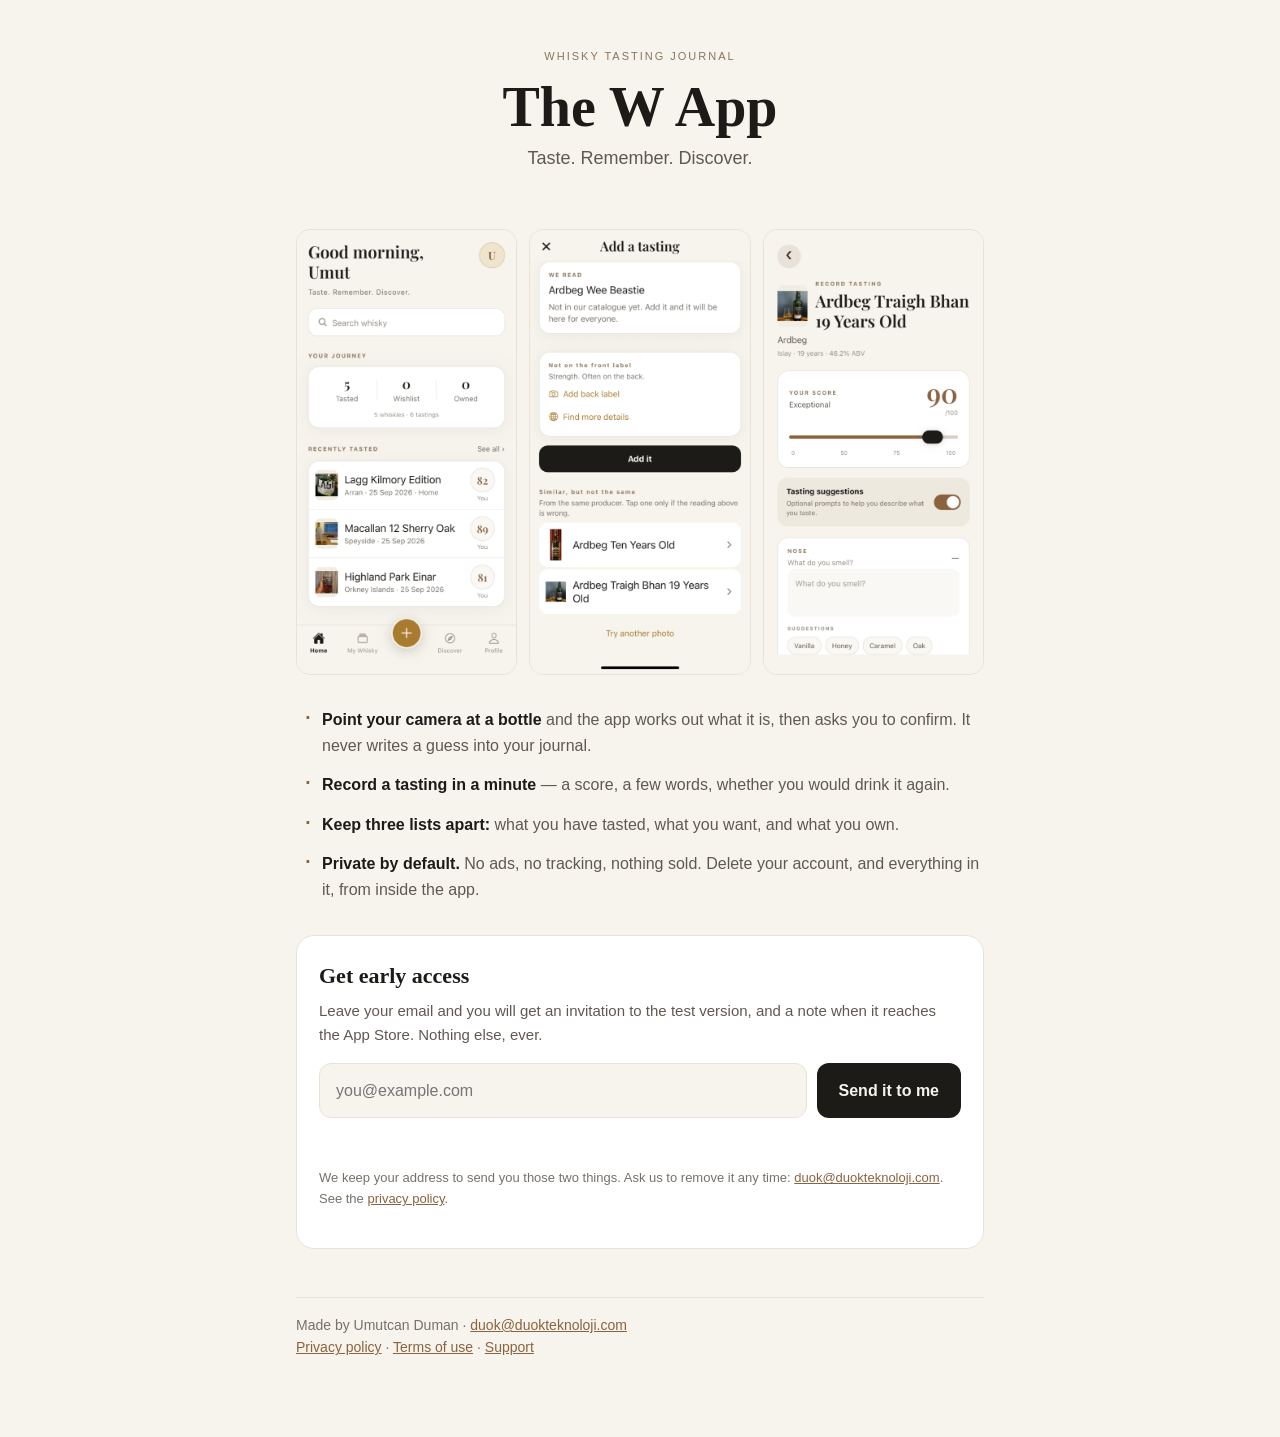
<file: index.html>
<!doctype html>
<html lang="en">
<head>
<meta charset="utf-8">
<meta name="viewport" content="width=device-width, initial-scale=1">
<title>The W App — a whisky tasting journal</title>
<meta name="description" content="Scan a bottle and the app works out what it is. Score it, note what you tasted, and keep every dram you have tried in one place.">
<meta property="og:title" content="The W App">
<meta property="og:description" content="A whisky tasting journal. Scan a bottle, record what you thought, remember every dram.">
<link rel="stylesheet" href="style.css">
<style>
  .hero { text-align: center; padding-block: 8px 24px; }
  .hero h1 { font-size: clamp(34px, 9vw, 56px); margin: 0 0 8px; line-height: 1.05; overflow-wrap: break-word; }
  .tagline { color: var(--muted); font-size: 18px; margin: 0 auto; max-width: 30ch; }
  /* minmax(0, 1fr), not 1fr: a grid column will not shrink below its
     content's natural width by default, so three 540px-wide screenshots
     force the whole page to about 1600px and everything runs off the
     right-hand edge of a phone. */
  .shots { display: grid; grid-template-columns: repeat(3, minmax(0, 1fr)); gap: 12px; margin: 32px 0; }
  /* height:auto matters: without it the width/height attributes below are
     taken as a fixed box and a 110px-wide column is stretched to 1093px
     tall, which smears the screenshots into vertical streaks. */
  .shots img { width: 100%; height: auto; border-radius: 14px; border: 1px solid var(--border); background: var(--surface); display: block; }
  /* On a phone, three columns make each screenshot about 110px wide —
     present but unreadable. One at a time, full width, is what someone
     scanning a QR code at a whisky show actually sees. */
  @media (max-width: 560px) {
    .shots { grid-template-columns: minmax(0, 1fr); gap: 16px; max-width: 320px; margin-inline: auto; }
  }
  main { overflow-wrap: break-word; }
  .points { display: grid; gap: 14px; margin: 0 0 32px; padding: 0; list-style: none; }
  .points li { padding-left: 26px; position: relative; color: var(--muted); }
  .points li::before { content: "·"; position: absolute; left: 8px; color: var(--accent); font-size: 28px; line-height: 18px; }
  .points b { color: var(--text); font-weight: 600; }
  form { background: var(--surface); border: 1px solid var(--border); border-radius: 18px; padding: 22px; }
  form h2 { margin: 0 0 6px; font-size: 22px; }
  form p { margin: 0 0 16px; font-size: 15px; }
  .row { display: flex; gap: 10px; flex-wrap: wrap; }
  input[type=email] { flex: 1 1 220px; min-width: 0; font: inherit; font-size: 16px; padding: 14px 16px; border-radius: 12px; border: 1px solid var(--border); background: var(--bg); color: var(--text); }
  button { font: inherit; font-size: 16px; font-weight: 600; padding: 14px 22px; border-radius: 12px; border: 0; background: var(--text); color: var(--bg); cursor: pointer; }
  button[disabled] { opacity: .6; cursor: default; }
  .said { margin: 14px 0 0; font-size: 15px; min-height: 22px; }
  .said.ok { color: var(--accent); font-weight: 600; }
  .said.bad { color: #8A4B3B; }
  .small { font-size: 13px; color: var(--faint); margin-top: 14px; }
</style>
</head>
<body>
<main>
  <div class="hero">
    <p class="eyebrow">WHISKY TASTING JOURNAL</p>
    <h1>The W App</h1>
    <p class="tagline">Taste. Remember. Discover.</p>
  </div>

  <div class="shots">
    <img src="shots/1-home.png" alt="The home screen, showing recent tastings with their scores" width="540" height="1093" loading="lazy">
    <img src="shots/2-scan.png" alt="The app reading a bottle label from a photograph" width="540" height="1093" loading="lazy">
    <img src="shots/3-record.png" alt="Recording a tasting: a score, and notes on nose, palate and finish" width="540" height="1093" loading="lazy">
  </div>

  <ul class="points">
    <li><b>Point your camera at a bottle</b> and the app works out what it is, then asks you to confirm. It never writes a guess into your journal.</li>
    <li><b>Record a tasting in a minute</b> — a score, a few words, whether you would drink it again.</li>
    <li><b>Keep three lists apart:</b> what you have tasted, what you want, and what you own.</li>
    <li><b>Private by default.</b> No ads, no tracking, nothing sold. Delete your account, and everything in it, from inside the app.</li>
  </ul>

  <form id="signup">
    <h2>Get early access</h2>
    <p>Leave your email and you will get an invitation to the test version, and a note when it reaches the App Store. Nothing else, ever.</p>
    <div class="row">
      <input id="email" type="email" name="email" placeholder="you@example.com" autocomplete="email" required inputmode="email" aria-label="Your email address">
      <button id="go" type="submit">Send it to me</button>
    </div>
    <p class="said" id="said" role="status" aria-live="polite"></p>
    <p class="small">We keep your address to send you those two things. Ask us to remove it any time: <a href="mailto:duok@duokteknoloji.com">duok@duokteknoloji.com</a>. See the <a href="privacy/">privacy policy</a>.</p>
  </form>

  <p class="footer">
    Made by Umutcan Duman · <a href="mailto:duok@duokteknoloji.com">duok@duokteknoloji.com</a><br>
    <a href="privacy/">Privacy policy</a> · <a href="terms/">Terms of use</a> · <a href="support/">Support</a>
  </p>
</main>

<script>
  /* Straight into our own database: anyone may add their address, nobody can
     read the list back (row-level security). No third-party form, no
     tracker. If it fails for any reason, the message offers email instead —
     at a show, a dead form is worse than a long one. */
  var URL_ = 'https://lvldusmdfdexarpwnnft.supabase.co/rest/v1/interest_signups';
  var KEY = 'sb_publishable_jywFdfNdP5rfikRmlnPMsQ_dIP7vmdS';

  var form = document.getElementById('signup');
  var said = document.getElementById('said');
  var go = document.getElementById('go');

  form.addEventListener('submit', function (event) {
    event.preventDefault();

    var email = document.getElementById('email').value.trim();
    if (!email) return;

    go.disabled = true;
    said.className = 'said';
    said.textContent = 'Sending…';

    fetch(URL_, {
      method: 'POST',
      headers: {
        'apikey': KEY,
        'Authorization': 'Bearer ' + KEY,
        'Content-Type': 'application/json',
        'Prefer': 'return=minimal'
      },
      body: JSON.stringify({ email: email, source: 'whisky-show' })
    }).then(function (response) {
      if (response.status === 409) {
        said.className = 'said ok';
        said.textContent = 'You are already on the list — see you soon.';
        form.reset();
        return;
      }
      if (!response.ok) throw new Error(response.status);
      said.className = 'said ok';
      said.textContent = 'Thank you. You will hear from us shortly.';
      form.reset();
    }).catch(function () {
      said.className = 'said bad';
      said.innerHTML = 'That did not go through. Please email ' +
        '<a href="mailto:duok@duokteknoloji.com?subject=Early%20access">duok@duokteknoloji.com</a> and we will add you.';
    }).then(function () {
      go.disabled = false;
    });
  });
</script>
</body>
</html>
</file>
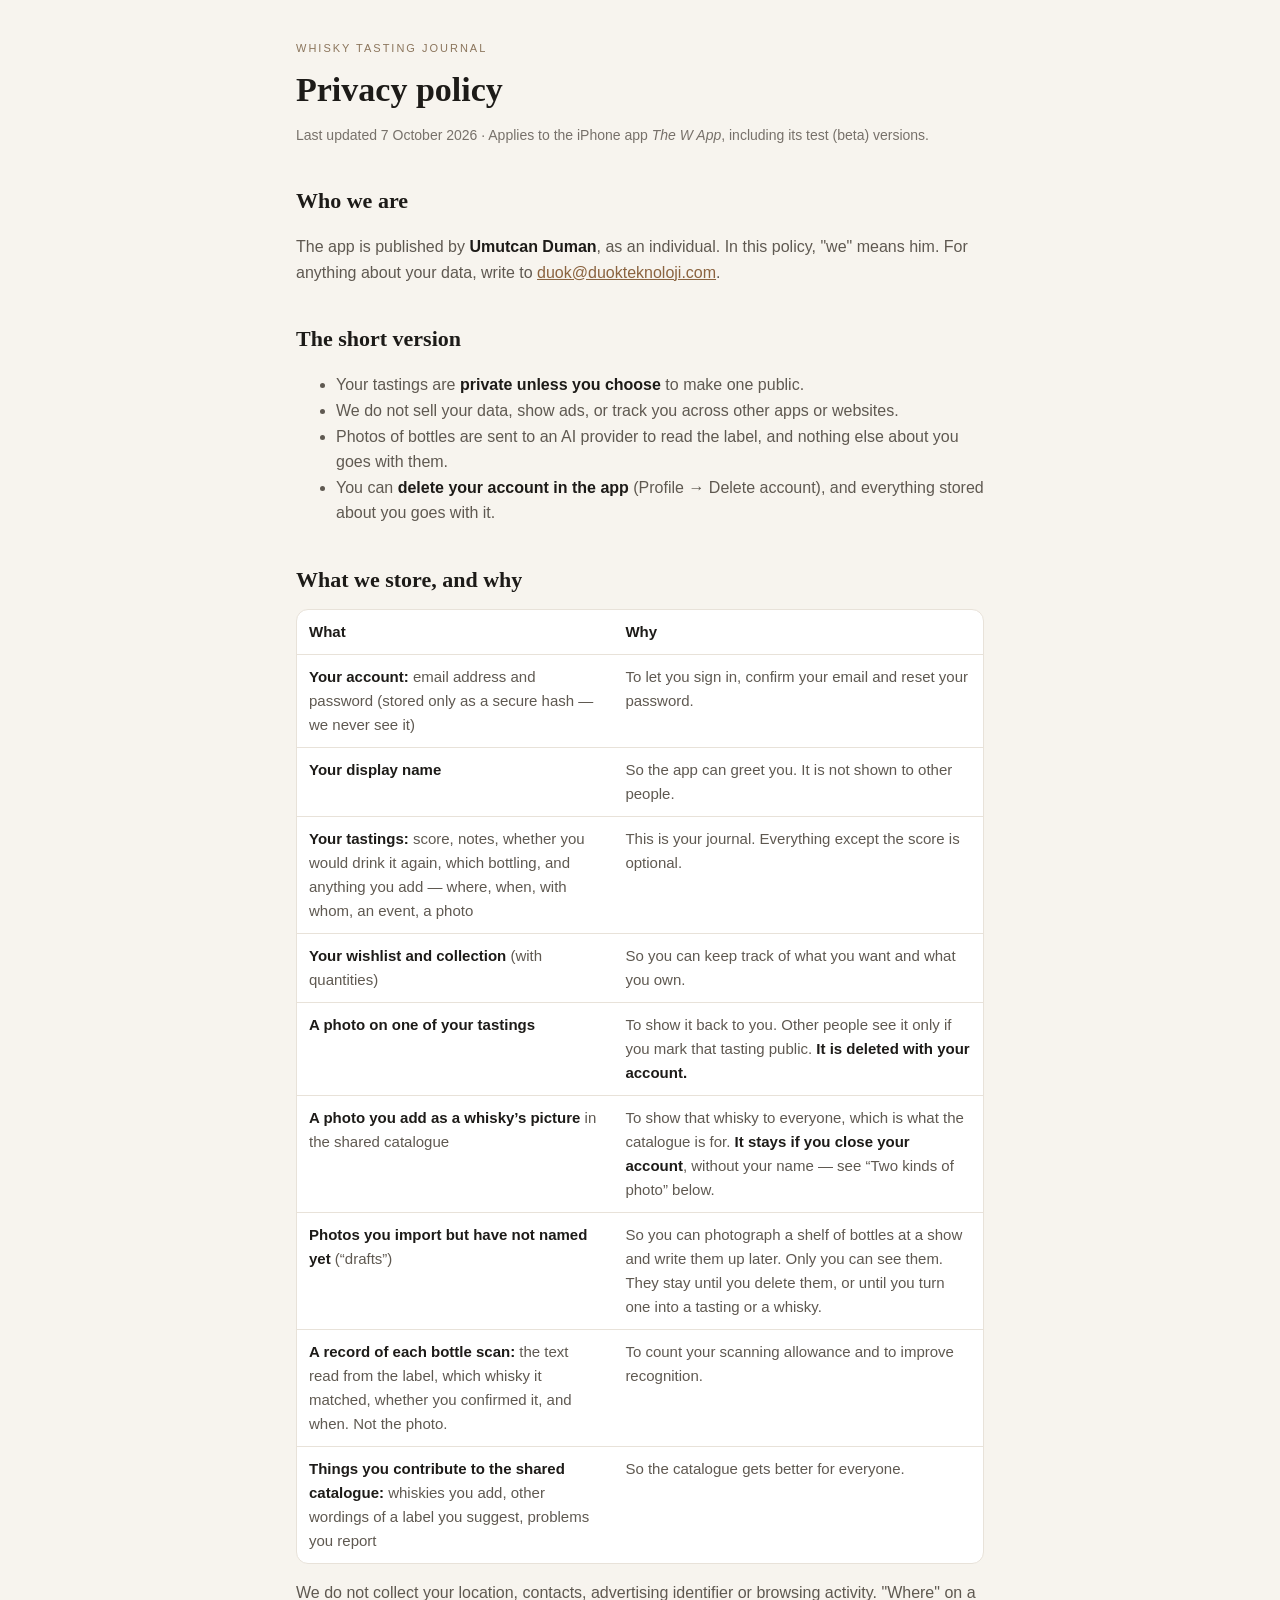
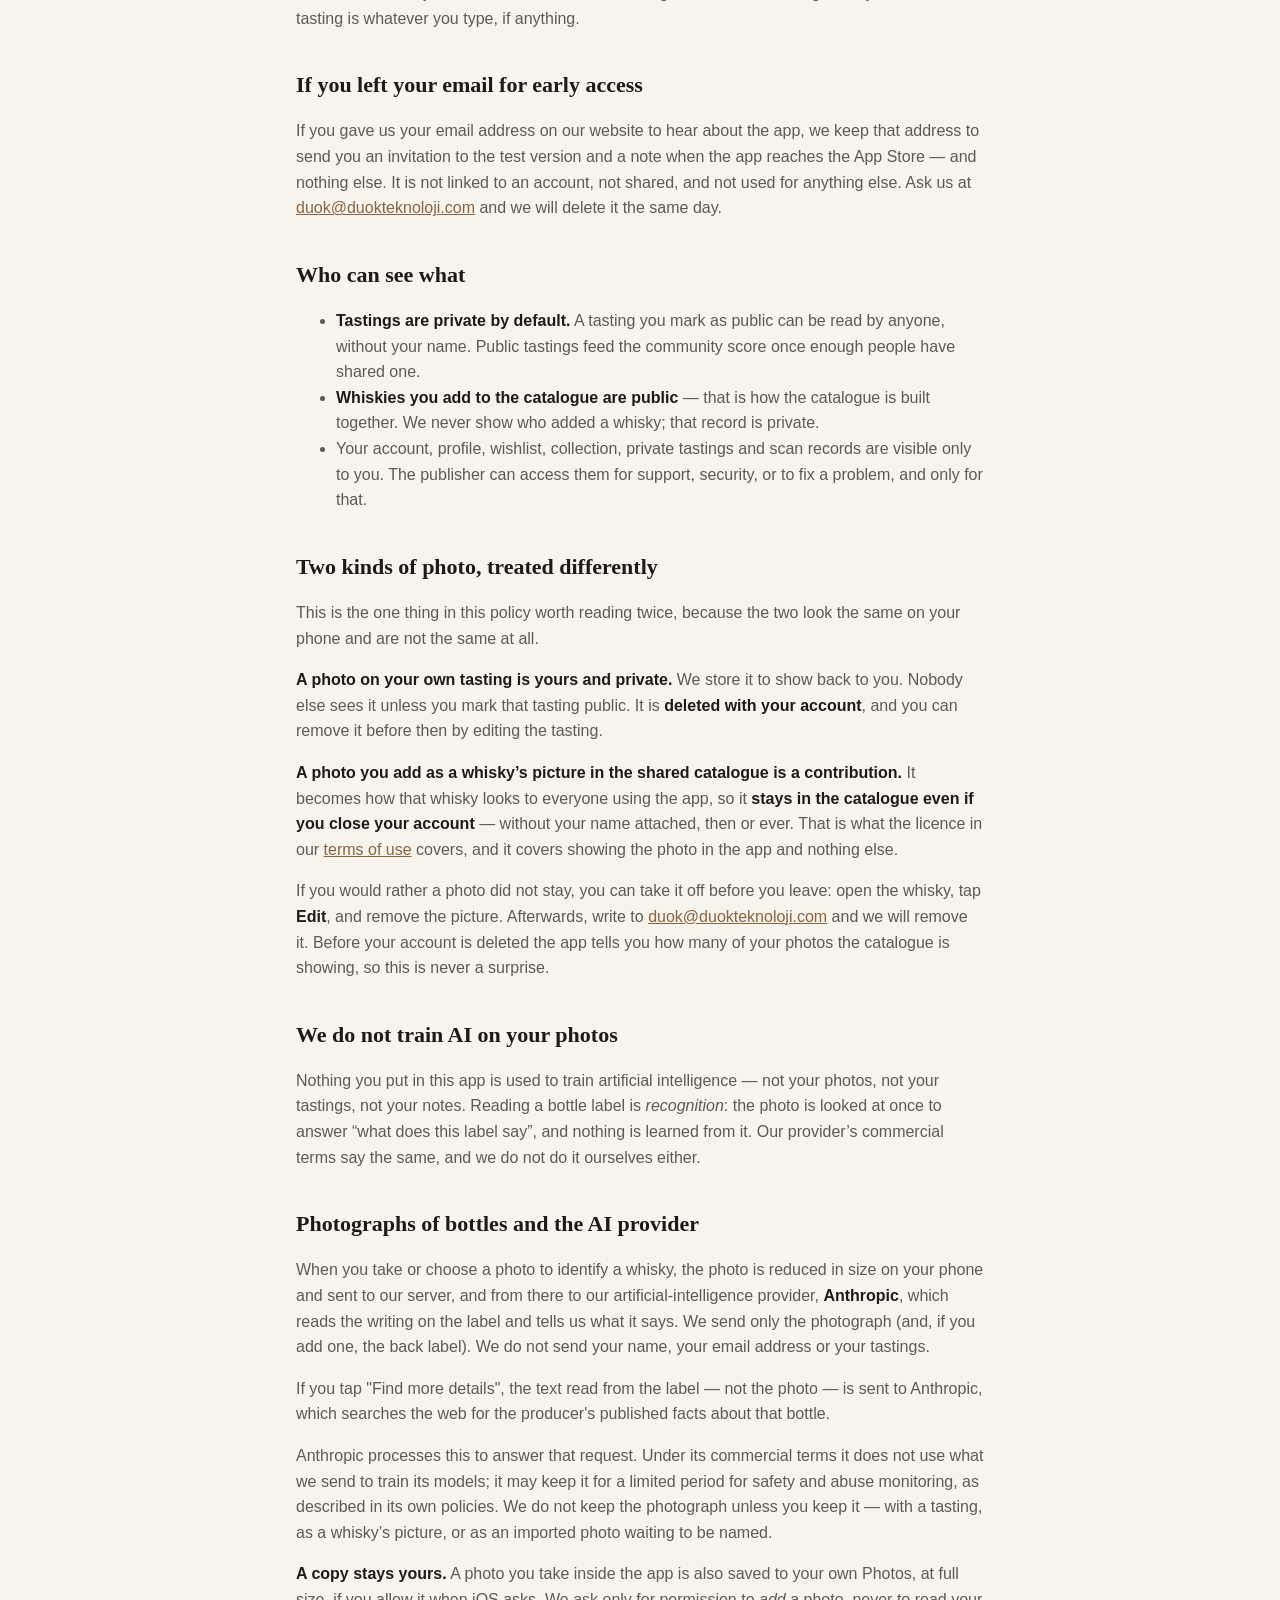
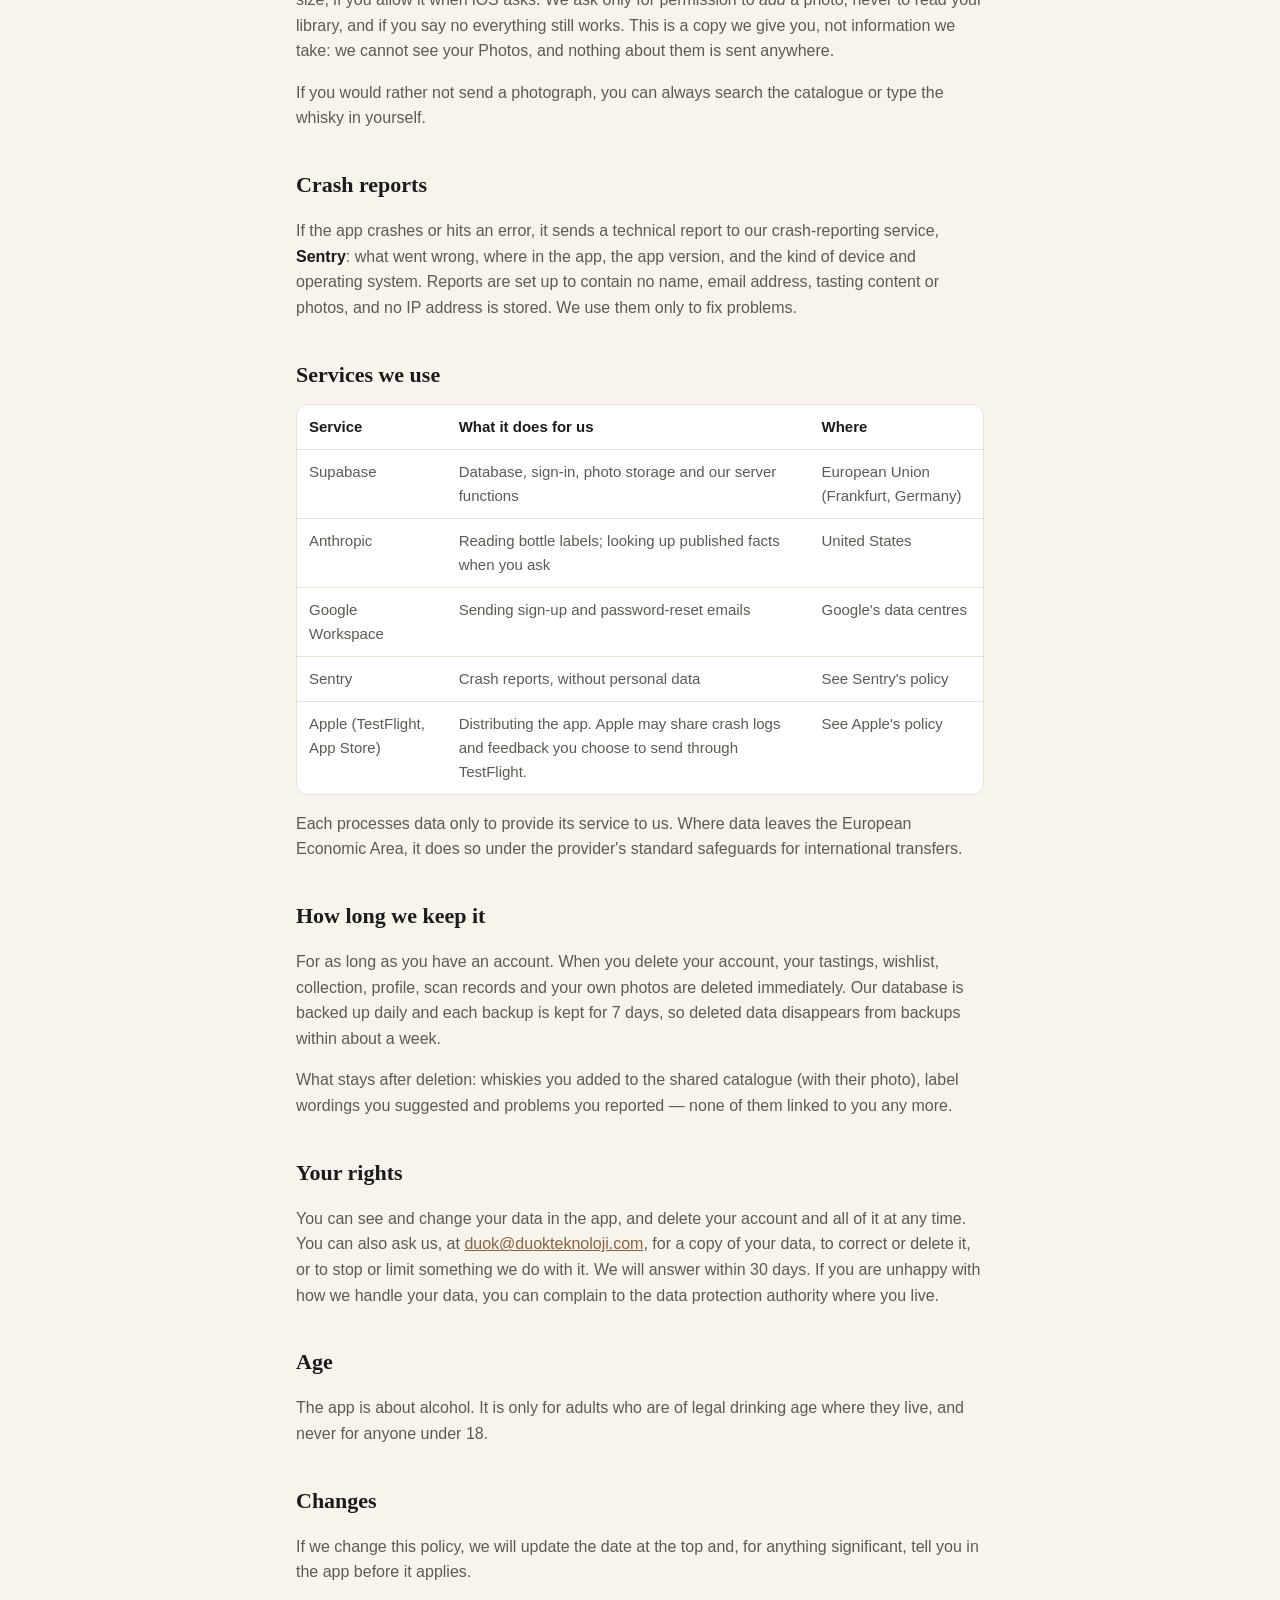
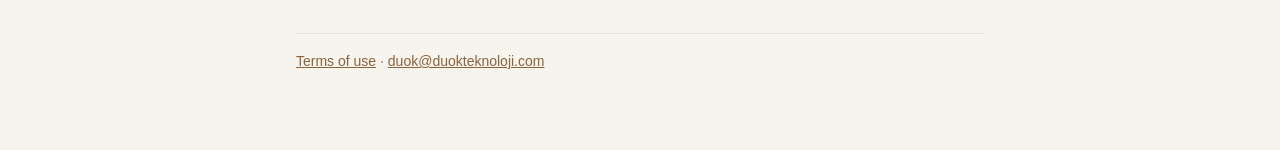
<file: privacy/index.html>
<!doctype html>
<html lang="en">
<head>
<meta charset="utf-8">
<meta name="viewport" content="width=device-width, initial-scale=1">
<title>Privacy policy</title>
<link rel="stylesheet" href="../style.css">
</head>
<body>
<main>
<p class="eyebrow">WHISKY TASTING JOURNAL</p>
<h1>Privacy policy</h1>
<p class="meta">Last updated 7 October 2026 · Applies to the iPhone app <em>The W App</em>, including its test (beta) versions.</p>

<h2>Who we are</h2>
<p>The app is published by <strong>Umutcan Duman</strong>, as an individual. In this policy, "we" means him. For anything about your data, write to <a href="mailto:duok@duokteknoloji.com">duok@duokteknoloji.com</a>.</p>

<h2>The short version</h2>
<ul>
<li>Your tastings are <strong>private unless you choose</strong> to make one public.</li>
<li>We do not sell your data, show ads, or track you across other apps or websites.</li>
<li>Photos of bottles are sent to an AI provider to read the label, and nothing else about you goes with them.</li>
<li>You can <strong>delete your account in the app</strong> (Profile → Delete account), and everything stored about you goes with it.</li>
</ul>

<h2>What we store, and why</h2>
<table>
<tr><th>What</th><th>Why</th></tr>
<tr><td><strong>Your account:</strong> email address and password (stored only as a secure hash — we never see it)</td><td>To let you sign in, confirm your email and reset your password.</td></tr>
<tr><td><strong>Your display name</strong></td><td>So the app can greet you. It is not shown to other people.</td></tr>
<tr><td><strong>Your tastings:</strong> score, notes, whether you would drink it again, which bottling, and anything you add — where, when, with whom, an event, a photo</td><td>This is your journal. Everything except the score is optional.</td></tr>
<tr><td><strong>Your wishlist and collection</strong> (with quantities)</td><td>So you can keep track of what you want and what you own.</td></tr>
<tr><td><strong>A photo on one of your tastings</strong></td><td>To show it back to you. Other people see it only if you mark that tasting public. <strong>It is deleted with your account.</strong></td></tr>
<tr><td><strong>A photo you add as a whisky&rsquo;s picture</strong> in the shared catalogue</td><td>To show that whisky to everyone, which is what the catalogue is for. <strong>It stays if you close your account</strong>, without your name &mdash; see &ldquo;Two kinds of photo&rdquo; below.</td></tr>
<tr><td><strong>Photos you import but have not named yet</strong> (&ldquo;drafts&rdquo;)</td><td>So you can photograph a shelf of bottles at a show and write them up later. Only you can see them. They stay until you delete them, or until you turn one into a tasting or a whisky.</td></tr>
<tr><td><strong>A record of each bottle scan:</strong> the text read from the label, which whisky it matched, whether you confirmed it, and when. Not the photo.</td><td>To count your scanning allowance and to improve recognition.</td></tr>
<tr><td><strong>Things you contribute to the shared catalogue:</strong> whiskies you add, other wordings of a label you suggest, problems you report</td><td>So the catalogue gets better for everyone.</td></tr>
</table>
<p>We do not collect your location, contacts, advertising identifier or browsing activity. "Where" on a tasting is whatever you type, if anything.</p>

<h2>If you left your email for early access</h2>
<p>If you gave us your email address on our website to hear about the app, we keep that address to send you an invitation to the test version and a note when the app reaches the App Store — and nothing else. It is not linked to an account, not shared, and not used for anything else. Ask us at <a href="mailto:duok@duokteknoloji.com">duok@duokteknoloji.com</a> and we will delete it the same day.</p>

<h2>Who can see what</h2>
<ul>
<li><strong>Tastings are private by default.</strong> A tasting you mark as public can be read by anyone, without your name. Public tastings feed the community score once enough people have shared one.</li>
<li><strong>Whiskies you add to the catalogue are public</strong> — that is how the catalogue is built together. We never show who added a whisky; that record is private.</li>
<li>Your account, profile, wishlist, collection, private tastings and scan records are visible only to you. The publisher can access them for support, security, or to fix a problem, and only for that.</li>
</ul>

<h2>Two kinds of photo, treated differently</h2>

<p>This is the one thing in this policy worth reading twice, because the two look the same on your phone and are not the same at all.</p>

<p><strong>A photo on your own tasting is yours and private.</strong> We store it to show back to you. Nobody else sees it unless you mark that tasting public. It is <strong>deleted with your account</strong>, and you can remove it before then by editing the tasting.</p>

<p><strong>A photo you add as a whisky&rsquo;s picture in the shared catalogue is a contribution.</strong> It becomes how that whisky looks to everyone using the app, so it <strong>stays in the catalogue even if you close your account</strong> &mdash; without your name attached, then or ever. That is what the licence in our <a href="../terms/">terms of use</a> covers, and it covers showing the photo in the app and nothing else.</p>

<p>If you would rather a photo did not stay, you can take it off before you leave: open the whisky, tap <strong>Edit</strong>, and remove the picture. Afterwards, write to <a href="mailto:duok@duokteknoloji.com">duok@duokteknoloji.com</a> and we will remove it. Before your account is deleted the app tells you how many of your photos the catalogue is showing, so this is never a surprise.</p>

<h2>We do not train AI on your photos</h2>

<p>Nothing you put in this app is used to train artificial intelligence &mdash; not your photos, not your tastings, not your notes. Reading a bottle label is <em>recognition</em>: the photo is looked at once to answer &ldquo;what does this label say&rdquo;, and nothing is learned from it. Our provider&rsquo;s commercial terms say the same, and we do not do it ourselves either.</p>

<h2>Photographs of bottles and the AI provider</h2>
<p>When you take or choose a photo to identify a whisky, the photo is reduced in size on your phone and sent to our server, and from there to our artificial-intelligence provider, <strong>Anthropic</strong>, which reads the writing on the label and tells us what it says. We send only the photograph (and, if you add one, the back label). We do not send your name, your email address or your tastings.</p>
<p>If you tap "Find more details", the text read from the label — not the photo — is sent to Anthropic, which searches the web for the producer's published facts about that bottle.</p>
<p>Anthropic processes this to answer that request. Under its commercial terms it does not use what we send to train its models; it may keep it for a limited period for safety and abuse monitoring, as described in its own policies. We do not keep the photograph unless you keep it &mdash; with a tasting, as a whisky&rsquo;s picture, or as an imported photo waiting to be named.</p>
<p><strong>A copy stays yours.</strong> A photo you take inside the app is also saved to your own Photos, at full size, if you allow it when iOS asks. We ask only for permission to <em>add</em> a photo, never to read your library, and if you say no everything still works. This is a copy we give you, not information we take: we cannot see your Photos, and nothing about them is sent anywhere.</p>

<p>If you would rather not send a photograph, you can always search the catalogue or type the whisky in yourself.</p>

<h2>Crash reports</h2>
<p>If the app crashes or hits an error, it sends a technical report to our crash-reporting service, <strong>Sentry</strong>: what went wrong, where in the app, the app version, and the kind of device and operating system. Reports are set up to contain no name, email address, tasting content or photos, and no IP address is stored. We use them only to fix problems.</p>

<h2>Services we use</h2>
<table>
<tr><th>Service</th><th>What it does for us</th><th>Where</th></tr>
<tr><td>Supabase</td><td>Database, sign-in, photo storage and our server functions</td><td>European Union (Frankfurt, Germany)</td></tr>
<tr><td>Anthropic</td><td>Reading bottle labels; looking up published facts when you ask</td><td>United States</td></tr>
<tr><td>Google Workspace</td><td>Sending sign-up and password-reset emails</td><td>Google's data centres</td></tr>
<tr><td>Sentry</td><td>Crash reports, without personal data</td><td>See Sentry's policy</td></tr>
<tr><td>Apple (TestFlight, App Store)</td><td>Distributing the app. Apple may share crash logs and feedback you choose to send through TestFlight.</td><td>See Apple's policy</td></tr>
</table>
<p>Each processes data only to provide its service to us. Where data leaves the European Economic Area, it does so under the provider's standard safeguards for international transfers.</p>

<h2>How long we keep it</h2>
<p>For as long as you have an account. When you delete your account, your tastings, wishlist, collection, profile, scan records and your own photos are deleted immediately. Our database is backed up daily and each backup is kept for 7 days, so deleted data disappears from backups within about a week.</p>
<p>What stays after deletion: whiskies you added to the shared catalogue (with their photo), label wordings you suggested and problems you reported — none of them linked to you any more.</p>

<h2>Your rights</h2>
<p>You can see and change your data in the app, and delete your account and all of it at any time. You can also ask us, at <a href="mailto:duok@duokteknoloji.com">duok@duokteknoloji.com</a>, for a copy of your data, to correct or delete it, or to stop or limit something we do with it. We will answer within 30 days. If you are unhappy with how we handle your data, you can complain to the data protection authority where you live.</p>

<h2>Age</h2>
<p>The app is about alcohol. It is only for adults who are of legal drinking age where they live, and never for anyone under 18.</p>

<h2>Changes</h2>
<p>If we change this policy, we will update the date at the top and, for anything significant, tell you in the app before it applies.</p>

<p class="footer"><a href="../terms/">Terms of use</a> · <a href="mailto:duok@duokteknoloji.com">duok@duokteknoloji.com</a></p>
</main>
</body>
</html>
</file>
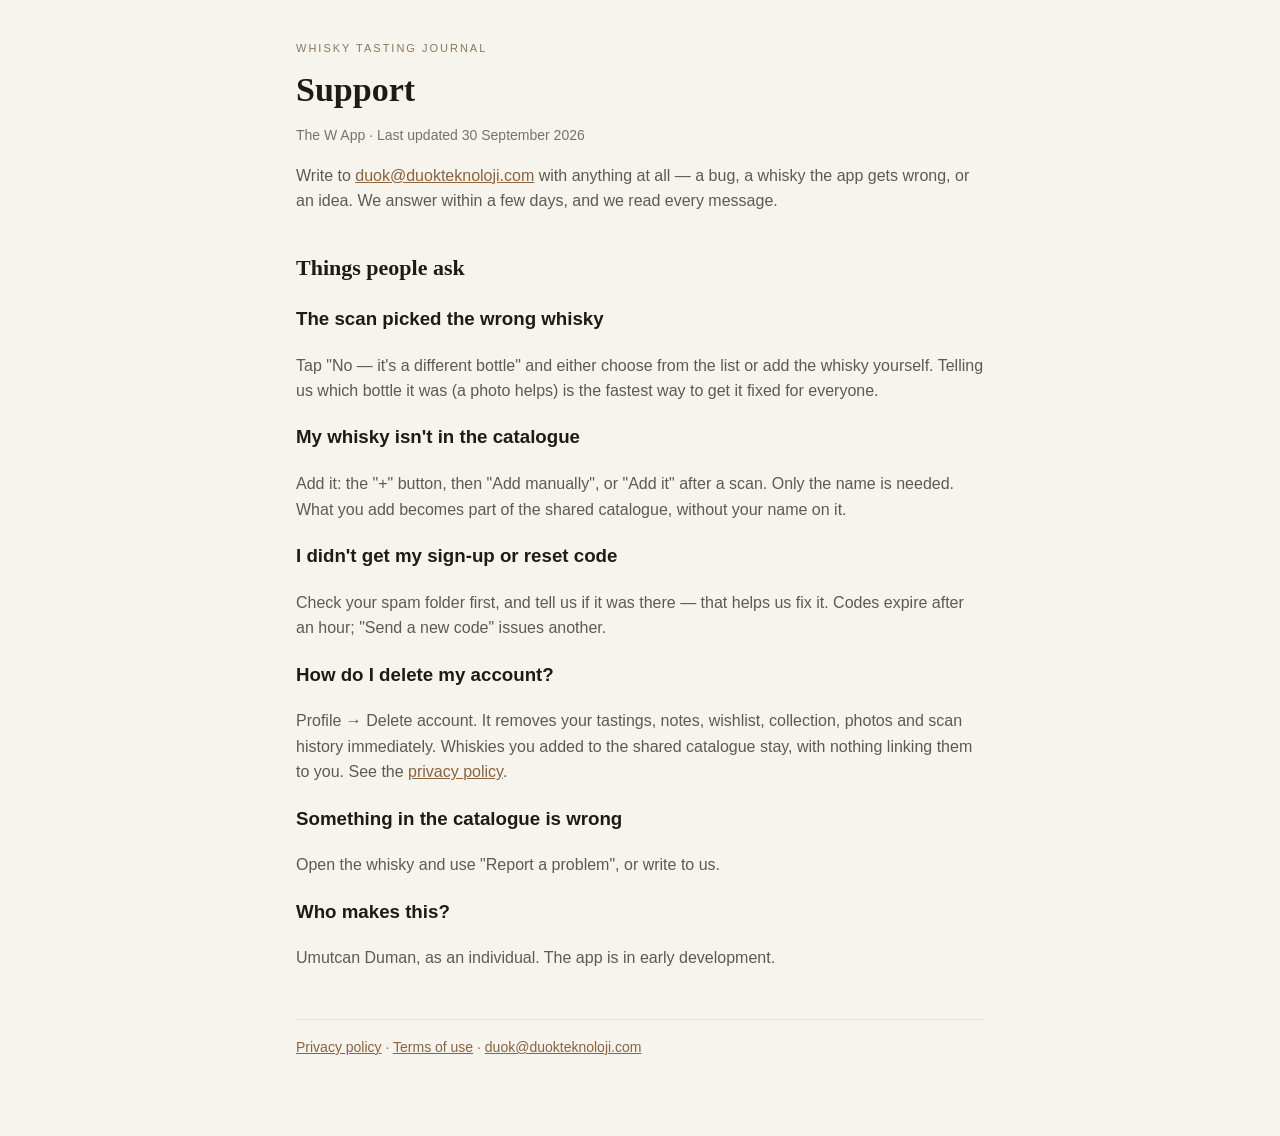
<file: support/index.html>
<!doctype html>
<html lang="en">
<head>
<meta charset="utf-8">
<meta name="viewport" content="width=device-width, initial-scale=1">
<title>Support</title>
<link rel="stylesheet" href="../style.css">
</head>
<body>
<main>
<p class="eyebrow">WHISKY TASTING JOURNAL</p>
<h1>Support</h1>
<p class="meta">The W App · Last updated 30 September 2026</p>

<p>Write to <a href="mailto:duok@duokteknoloji.com">duok@duokteknoloji.com</a> with anything at all — a bug, a whisky the app gets wrong, or an idea. We answer within a few days, and we read every message.</p>

<h2>Things people ask</h2>

<h3>The scan picked the wrong whisky</h3>
<p>Tap "No — it's a different bottle" and either choose from the list or add the whisky yourself. Telling us which bottle it was (a photo helps) is the fastest way to get it fixed for everyone.</p>

<h3>My whisky isn't in the catalogue</h3>
<p>Add it: the "+" button, then "Add manually", or "Add it" after a scan. Only the name is needed. What you add becomes part of the shared catalogue, without your name on it.</p>

<h3>I didn't get my sign-up or reset code</h3>
<p>Check your spam folder first, and tell us if it was there — that helps us fix it. Codes expire after an hour; "Send a new code" issues another.</p>

<h3>How do I delete my account?</h3>
<p>Profile → Delete account. It removes your tastings, notes, wishlist, collection, photos and scan history immediately. Whiskies you added to the shared catalogue stay, with nothing linking them to you. See the <a href="../privacy/">privacy policy</a>.</p>

<h3>Something in the catalogue is wrong</h3>
<p>Open the whisky and use "Report a problem", or write to us.</p>

<h3>Who makes this?</h3>
<p>Umutcan Duman, as an individual. The app is in early development.</p>

<p class="footer"><a href="../privacy/">Privacy policy</a> · <a href="../terms/">Terms of use</a> · <a href="mailto:duok@duokteknoloji.com">duok@duokteknoloji.com</a></p>
</main>
</body>
</html>
</file>
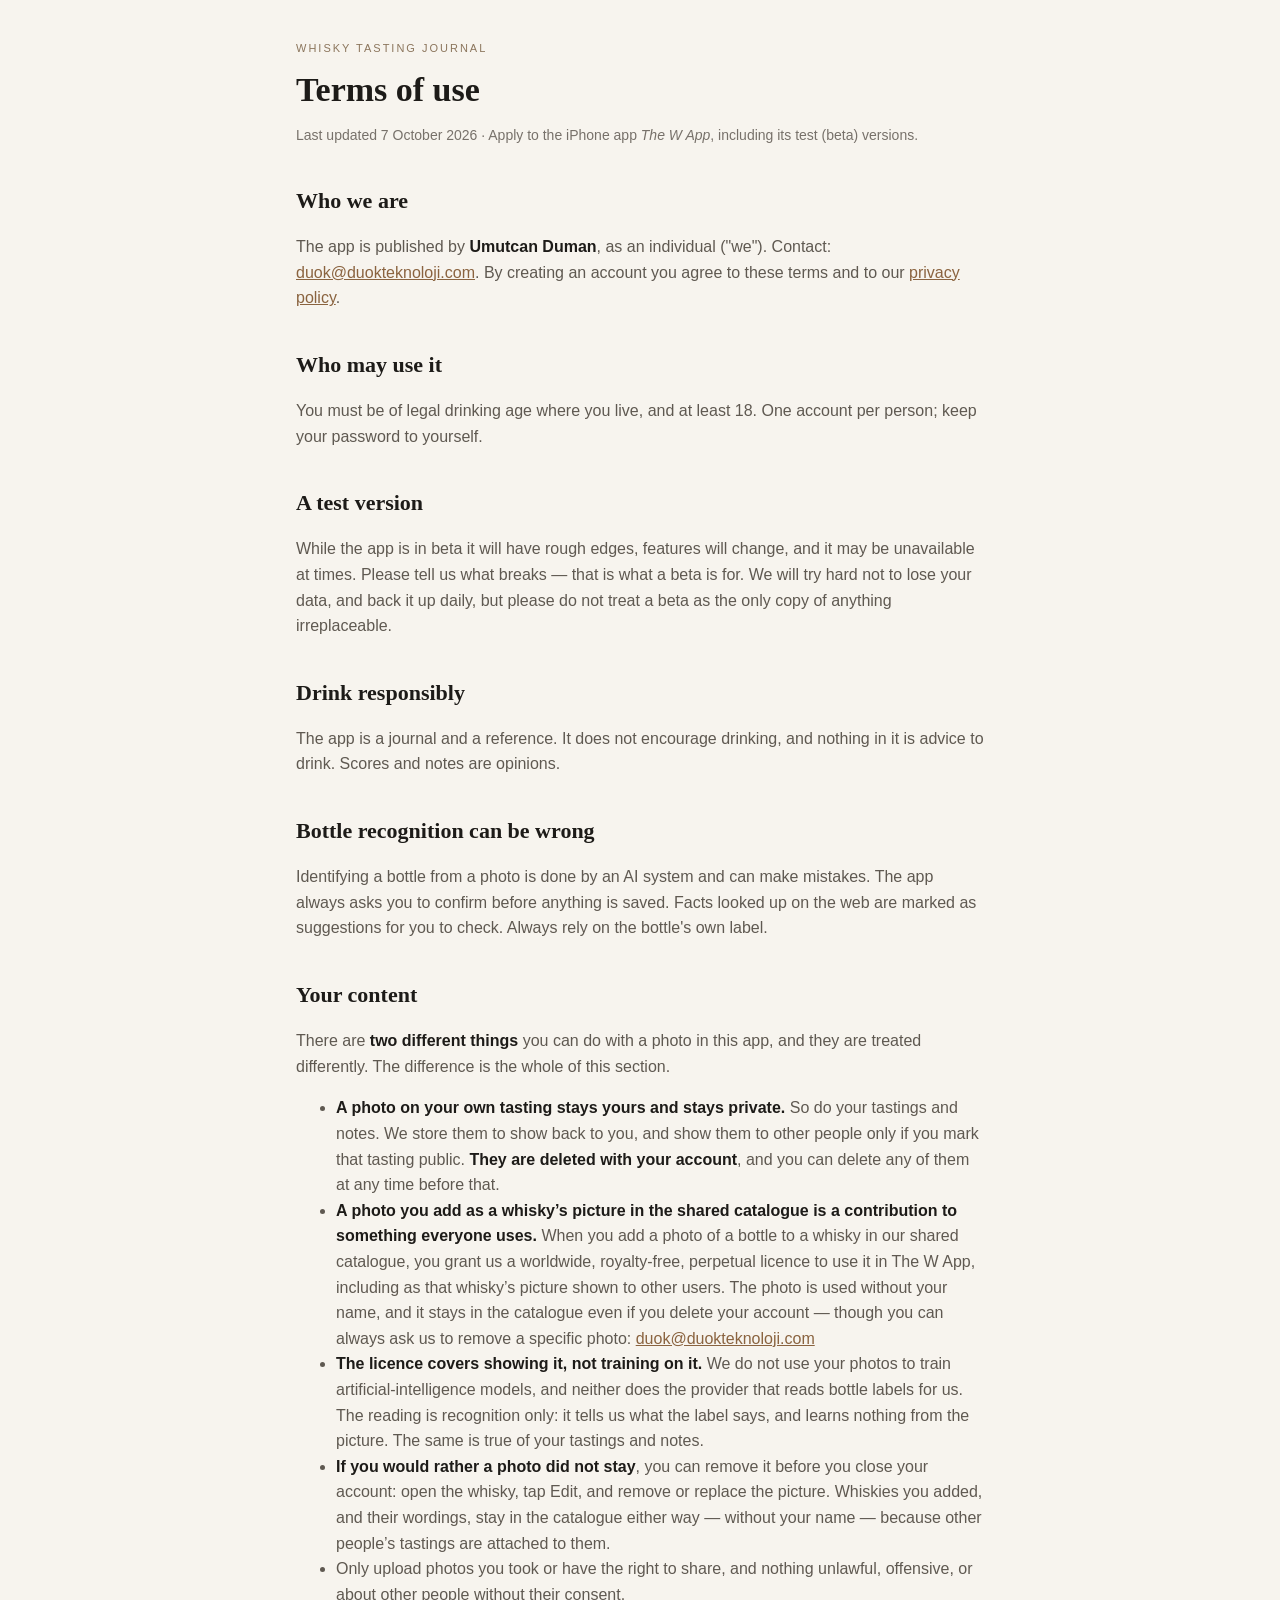
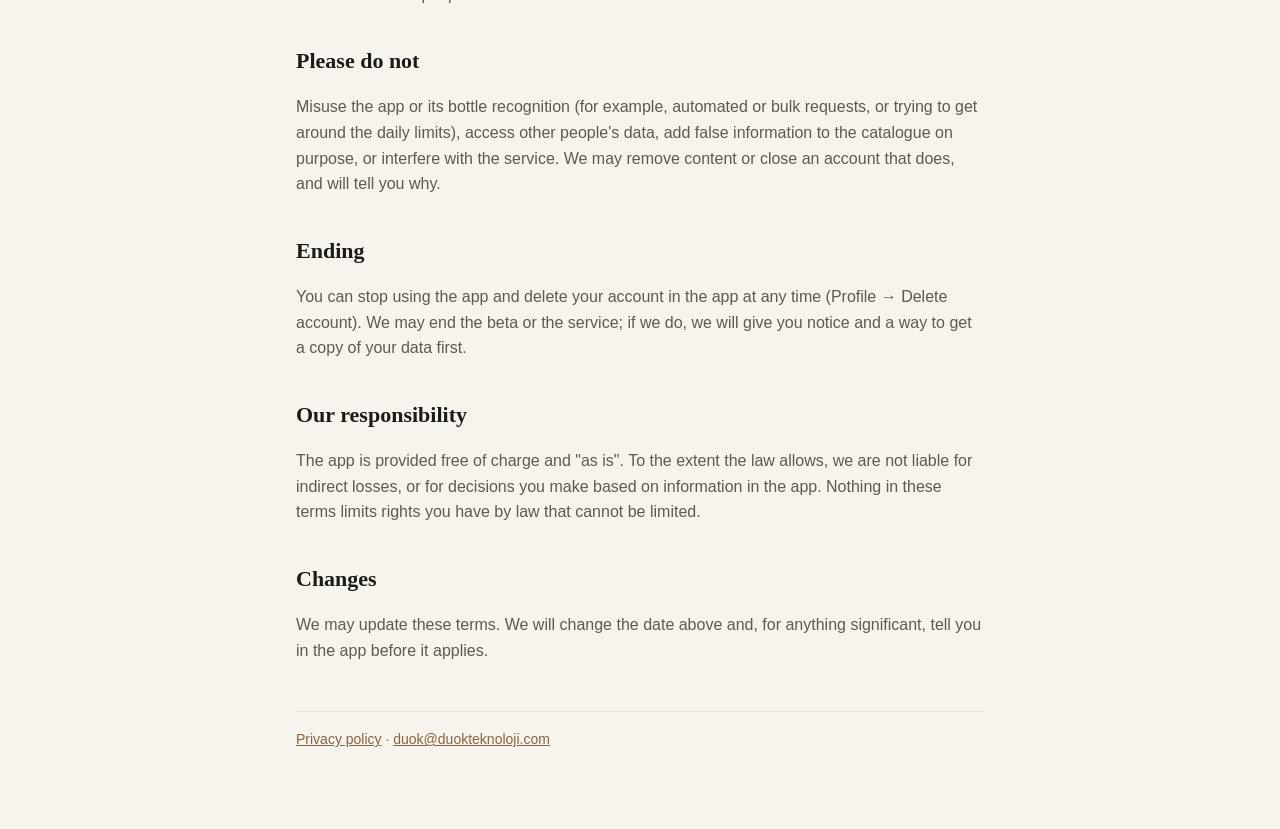
<file: terms/index.html>
<!doctype html>
<html lang="en">
<head>
<meta charset="utf-8">
<meta name="viewport" content="width=device-width, initial-scale=1">
<title>Terms of use</title>
<link rel="stylesheet" href="../style.css">
</head>
<body>
<main>
<p class="eyebrow">WHISKY TASTING JOURNAL</p>
<h1>Terms of use</h1>
<p class="meta">Last updated 7 October 2026 · Apply to the iPhone app <em>The W App</em>, including its test (beta) versions.</p>

<h2>Who we are</h2>
<p>The app is published by <strong>Umutcan Duman</strong>, as an individual ("we"). Contact: <a href="mailto:duok@duokteknoloji.com">duok@duokteknoloji.com</a>. By creating an account you agree to these terms and to our <a href="../privacy/">privacy policy</a>.</p>

<h2>Who may use it</h2>
<p>You must be of legal drinking age where you live, and at least 18. One account per person; keep your password to yourself.</p>

<h2>A test version</h2>
<p>While the app is in beta it will have rough edges, features will change, and it may be unavailable at times. Please tell us what breaks — that is what a beta is for. We will try hard not to lose your data, and back it up daily, but please do not treat a beta as the only copy of anything irreplaceable.</p>

<h2>Drink responsibly</h2>
<p>The app is a journal and a reference. It does not encourage drinking, and nothing in it is advice to drink. Scores and notes are opinions.</p>

<h2>Bottle recognition can be wrong</h2>
<p>Identifying a bottle from a photo is done by an AI system and can make mistakes. The app always asks you to confirm before anything is saved. Facts looked up on the web are marked as suggestions for you to check. Always rely on the bottle's own label.</p>

<h2>Your content</h2>

<p>There are <strong>two different things</strong> you can do with a photo in this app, and they are treated differently. The difference is the whole of this section.</p>

<ul>
<li><strong>A photo on your own tasting stays yours and stays private.</strong> So do your tastings and notes. We store them to show back to you, and show them to other people only if you mark that tasting public. <strong>They are deleted with your account</strong>, and you can delete any of them at any time before that.</li>

<li><strong>A photo you add as a whisky&rsquo;s picture in the shared catalogue is a contribution to something everyone uses.</strong> When you add a photo of a bottle to a whisky in our shared catalogue, you grant us a worldwide, royalty-free, perpetual licence to use it in The W App, including as that whisky&rsquo;s picture shown to other users. The photo is used without your name, and it stays in the catalogue even if you delete your account &mdash; though you can always ask us to remove a specific photo: <a href="mailto:duok@duokteknoloji.com">duok@duokteknoloji.com</a></li>

<li><strong>The licence covers showing it, not training on it.</strong> We do not use your photos to train artificial-intelligence models, and neither does the provider that reads bottle labels for us. The reading is recognition only: it tells us what the label says, and learns nothing from the picture. The same is true of your tastings and notes.</li>

<li><strong>If you would rather a photo did not stay</strong>, you can remove it before you close your account: open the whisky, tap Edit, and remove or replace the picture. Whiskies you added, and their wordings, stay in the catalogue either way &mdash; without your name &mdash; because other people&rsquo;s tastings are attached to them.</li>

<li>Only upload photos you took or have the right to share, and nothing unlawful, offensive, or about other people without their consent.</li>
</ul>

<h2>Please do not</h2>
<p>Misuse the app or its bottle recognition (for example, automated or bulk requests, or trying to get around the daily limits), access other people's data, add false information to the catalogue on purpose, or interfere with the service. We may remove content or close an account that does, and will tell you why.</p>

<h2>Ending</h2>
<p>You can stop using the app and delete your account in the app at any time (Profile → Delete account). We may end the beta or the service; if we do, we will give you notice and a way to get a copy of your data first.</p>

<h2>Our responsibility</h2>
<p>The app is provided free of charge and "as is". To the extent the law allows, we are not liable for indirect losses, or for decisions you make based on information in the app. Nothing in these terms limits rights you have by law that cannot be limited.</p>

<h2>Changes</h2>
<p>We may update these terms. We will change the date above and, for anything significant, tell you in the app before it applies.</p>

<p class="footer"><a href="../privacy/">Privacy policy</a> · <a href="mailto:duok@duokteknoloji.com">duok@duokteknoloji.com</a></p>
</main>
</body>
</html>
</file>
<file: style.css>
:root {
  --bg: #F7F4EE;
  --surface: #FFFFFF;
  --text: #1D1B18;
  --muted: #5F5951;
  --faint: #77716A;
  --border: #E8E2D9;
  --accent: #8A633F;
  --eyebrow: #8B755C;
}

@media (prefers-color-scheme: dark) {
  :root {
    --bg: #171512;
    --surface: #211E1A;
    --text: #F2EEE7;
    --muted: #C9C1B5;
    --faint: #A39A8D;
    --border: #3A352E;
    --accent: #D5A76A;
    --eyebrow: #BFA07C;
  }
}

* { box-sizing: border-box; }

body {
  margin: 0;
  background: var(--bg);
  color: var(--text);
  font: 16px/1.6 -apple-system, BlinkMacSystemFont, "Helvetica Neue", Arial, sans-serif;
}

main {
  max-width: 720px;
  margin: 0 auto;
  padding: 40px 16px 64px;
}

.eyebrow {
  font-size: 11px;
  letter-spacing: 2px;
  color: var(--eyebrow);
  margin: 0 0 12px;
}

h1, h2 {
  font-family: Georgia, "Times New Roman", serif;
  font-weight: 600;
}

h1 { font-size: 34px; line-height: 1.2; margin: 0 0 8px; }
h2 { font-size: 22px; margin: 36px 0 8px; }

.meta, .footer { color: var(--faint); font-size: 14px; }
.footer { margin-top: 48px; border-top: 1px solid var(--border); padding-top: 16px; }

p, li { color: var(--muted); }
strong { color: var(--text); }
a { color: var(--accent); }

table {
  width: 100%;
  border-collapse: collapse;
  background: var(--surface);
  border: 1px solid var(--border);
  border-radius: 12px;
  overflow: hidden;
  display: block;
  overflow-x: auto;
  margin: 12px 0;
}

th, td {
  text-align: left;
  vertical-align: top;
  padding: 10px 12px;
  border-bottom: 1px solid var(--border);
  font-size: 15px;
  color: var(--muted);
}

th { color: var(--text); font-weight: 600; }
tr:last-child td { border-bottom: none; }
</file>
